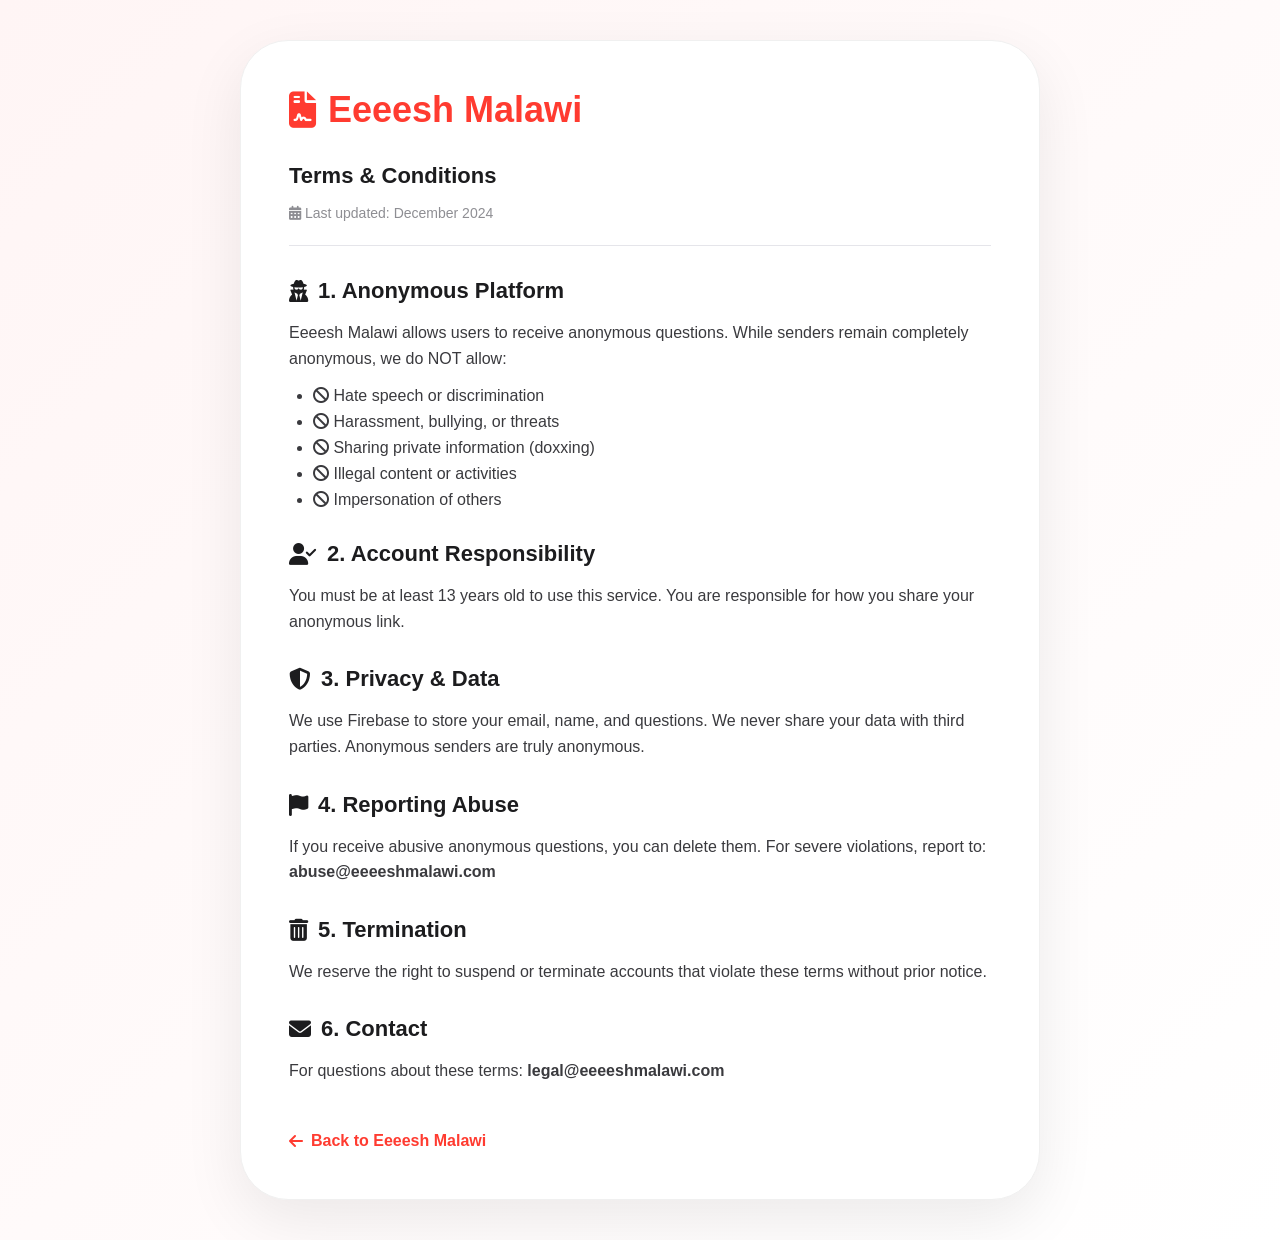
<file: terms.html>
<!DOCTYPE html>
<html lang="en">
<head>
    <meta charset="UTF-8">
    <meta name="viewport" content="width=device-width, initial-scale=1.0">
    <title>Terms & Conditions - Eeeesh Malawi</title>
    <link rel="stylesheet" href="https://cdnjs.cloudflare.com/ajax/libs/font-awesome/6.5.1/css/all.min.css">
    <style>
        * { margin: 0; padding: 0; box-sizing: border-box; }
        body {
            font-family: -apple-system, BlinkMacSystemFont, 'SF Pro Text', 'Helvetica Neue', sans-serif;
            background: linear-gradient(135deg, #fff5f5 0%, #ffffff 100%);
            min-height: 100vh;
            padding: 40px 20px;
        }
        .terms-container {
            max-width: 800px;
            margin: 0 auto;
            background: white;
            border-radius: 48px;
            padding: 48px;
            box-shadow: 0 20px 60px rgba(0,0,0,0.08);
            border: 1px solid #f0f0f0;
        }
        .terms-container h1 { color: #ff3b30; margin-bottom: 16px; font-size: 36px; display: flex; align-items: center; gap: 12px; }
        .terms-container h2 { font-size: 22px; margin: 32px 0 16px; color: #1c1c1e; display: flex; align-items: center; gap: 10px; }
        .terms-container p { line-height: 1.6; color: #3a3a3e; margin-bottom: 16px; }
        .terms-container ul { margin-left: 24px; margin-bottom: 16px; color: #3a3a3e; }
        .terms-container li { margin-bottom: 8px; }
        .last-updated { color: #8e8e93; font-size: 14px; margin-bottom: 24px; padding-bottom: 24px; border-bottom: 1px solid #e5e5ea; }
        .back-btn { display: inline-flex; align-items: center; gap: 8px; margin-top: 32px; color: #ff3b30; text-decoration: none; font-weight: 600; }
        .back-btn:hover { text-decoration: underline; }
        @media (max-width: 600px) { .terms-container { padding: 24px; } .terms-container h1 { font-size: 28px; } }
    </style>
</head>
<body>
    <div class="terms-container">
        <h1><i class="fas fa-file-contract"></i> Eeeesh Malawi</h1>
        <h2>Terms & Conditions</h2>
        <div class="last-updated"><i class="fas fa-calendar-alt"></i> Last updated: December 2024</div>
        
        <h2><i class="fas fa-user-secret"></i> 1. Anonymous Platform</h2>
        <p>Eeeesh Malawi allows users to receive anonymous questions. While senders remain completely anonymous, we do NOT allow:</p>
        <ul>
            <li><i class="fas fa-ban"></i> Hate speech or discrimination</li>
            <li><i class="fas fa-ban"></i> Harassment, bullying, or threats</li>
            <li><i class="fas fa-ban"></i> Sharing private information (doxxing)</li>
            <li><i class="fas fa-ban"></i> Illegal content or activities</li>
            <li><i class="fas fa-ban"></i> Impersonation of others</li>
        </ul>
        
        <h2><i class="fas fa-user-check"></i> 2. Account Responsibility</h2>
        <p>You must be at least 13 years old to use this service. You are responsible for how you share your anonymous link.</p>
        
        <h2><i class="fas fa-shield-alt"></i> 3. Privacy & Data</h2>
        <p>We use Firebase to store your email, name, and questions. We never share your data with third parties. Anonymous senders are truly anonymous.</p>
        
        <h2><i class="fas fa-flag"></i> 4. Reporting Abuse</h2>
        <p>If you receive abusive anonymous questions, you can delete them. For severe violations, report to: <strong>abuse@eeeeshmalawi.com</strong></p>
        
        <h2><i class="fas fa-trash-alt"></i> 5. Termination</h2>
        <p>We reserve the right to suspend or terminate accounts that violate these terms without prior notice.</p>
        
        <h2><i class="fas fa-envelope"></i> 6. Contact</h2>
        <p>For questions about these terms: <strong>legal@eeeeshmalawi.com</strong></p>
        
        <a href="index.html" class="back-btn"><i class="fas fa-arrow-left"></i> Back to Eeeesh Malawi</a>
    </div>
</body>
</html>
</file>
